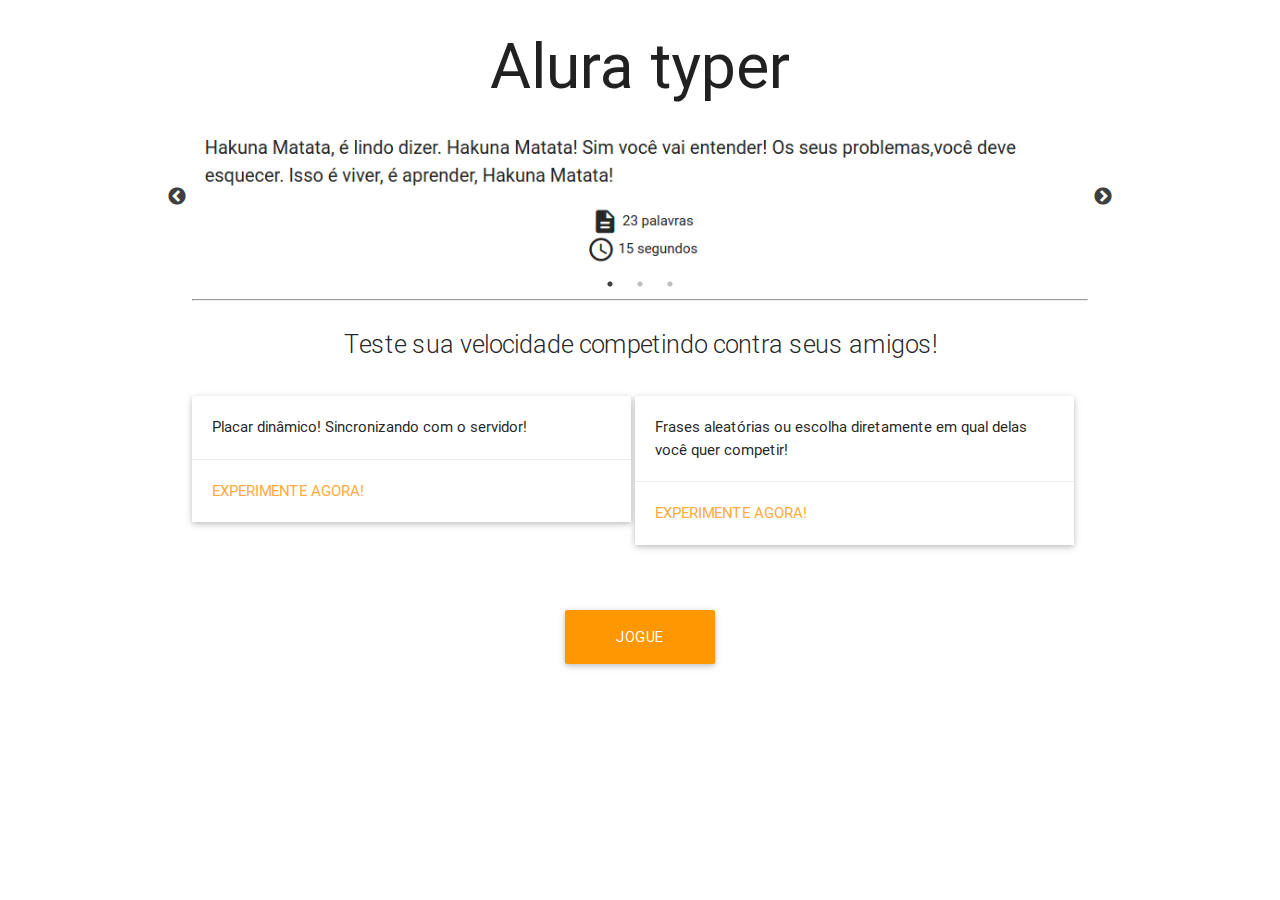
<file: index.html>
<!DOCTYPE html>
<html lang="en">
  <head>
      <meta charset="UTF-8">
      <title>Alura Typer</title>
      
      <link rel="stylesheet" href="css/libs/materialize.min.css">
      <link href="css/libs/google-fonts.css" rel="stylesheet">

      <link rel="stylesheet" type="text/css" href="slick/slick.css"/>
      <link rel="stylesheet" type="text/css" href="slick/slick-theme.css"/>

      <link href="css/index.css" rel="stylesheet">

  </head>
  <body>
      <section class="container">
          <h1 class="center titulo header">Alura typer</h1>
          <div class="slider">
              <img src="img/slide1.png" class="imagem-jogo">
              <img src="img/slide2.png" class="imagem-jogo">
              <img src="img/slide3.png" class="imagem-jogo">
          </div>
          <hr>
          <p class="flow-text center">Teste sua velocidade competindo contra seus amigos!</p>
          <div class="card">
            <div class="card-image">
              <!-- <img src="images/sample-1.jpg"> -->
            </div>
            <div class="card-content">
              <p>Placar dinâmico! Sincronizando com o servidor!</p>
            </div>
            <div class="card-action">
              <a href="principal.html">Experimente agora!</a>
            </div>
          </div>
          <div class="card">
            <div class="card-image">
              <!-- <img src="img/sl.jpg"> -->
            </div>
            <div class="card-content">
              <p>Frases aleatórias ou escolha diretamente em qual delas você quer competir!</p>
            </div>
            <div class="card-action">
              <a href="principal.html">Experimente agora!</a>
            </div>
          </div>
          <a class="waves-effect waves-light btn-large orange" id="botao-jogue" href="principal.html">Jogue agora!</a>
      </section>

      <script src="js/jquery.js"></script>
      <script src="slick/slick.min.js"></script>
      <script src="js/slider.js"></script>

  </body>
</html>
</file>
<file: css/libs/google-fonts.css>
/* fallback */
@font-face {
  font-family: 'Material Icons';
  font-style: normal;
  font-weight: 400;
  src: local('../../fonts/Material Icons'), local('../../fonts/MaterialIcons-Regular'), url(https://fonts.gstatic.com/s/materialicons/v17/2fcrYFNaTjcS6g4U3t-Y5ZjZjT5FdEJ140U2DJYC3mY.woff2) format('woff2');
}

.material-icons {
  font-family: 'Material Icons';
  font-weight: normal;
  font-style: normal;
  font-size: 24px;
  line-height: 1;
  letter-spacing: normal;
  text-transform: none;
  display: inline-block;
  white-space: nowrap;
  word-wrap: normal;
  direction: ltr;
  -webkit-font-feature-settings: 'liga';
  -webkit-font-smoothing: antialiased;
}
</file>
<file: css/index.css>
.card{
	width: 49%;
	display: inline-block;
	vertical-align: top;
}

#botao-jogue{
	width: 150px;
	display: block;
	margin: 50px auto;
}

.slider {
	height: auto;
}

.slick-prev:before, .slick-next:before {
	color: black;
}
</file>
